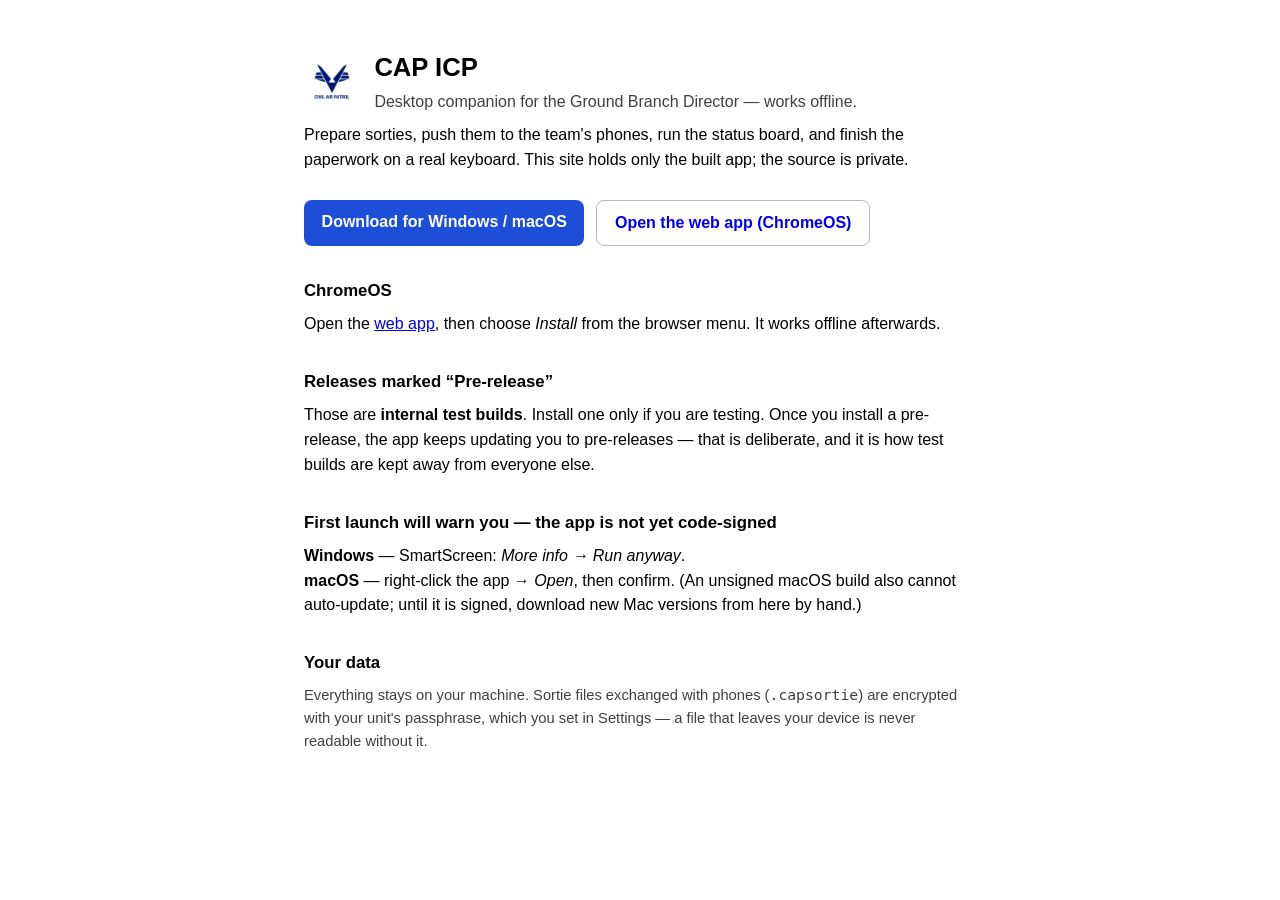
<file: index.html>
<!doctype html>
<html lang="en">
<head>
  <meta charset="utf-8">
  <meta name="viewport" content="width=device-width, initial-scale=1">
  <title>CAP ICP — downloads</title>
  <style>
    :root { color-scheme: light dark; }
    body {
      font: 16px/1.55 -apple-system, BlinkMacSystemFont, "Segoe UI", Roboto, sans-serif;
      max-width: 42rem; margin: 3rem auto; padding: 0 1.25rem;
    }
    header { display: flex; align-items: center; gap: .9rem; }
    header img { width: 56px; height: 56px; border-radius: 12px; }
    h1 { font-size: 1.6rem; margin: 0; }
    .tag { margin: .15rem 0 0; opacity: .75; }
    .actions { display: flex; flex-wrap: wrap; gap: .75rem; margin: 1.75rem 0; }
    .btn {
      display: inline-block; padding: .6rem 1.1rem; border-radius: 8px;
      text-decoration: none; font-weight: 600;
    }
    .primary { background: #1d4ed8; color: #fff; }
    .secondary { border: 1px solid rgba(128,128,128,.55); }
    h2 { font-size: 1.05rem; margin: 2rem 0 .5rem; }
    p { margin: .5rem 0; }
    .muted { opacity: .75; font-size: .92rem; }
  </style>
</head>
<body>
  <header>
    <img src="app/icon.png" alt="" width="56" height="56">
    <div>
      <h1>CAP ICP</h1>
      <p class="tag">Desktop companion for the Ground Branch Director — works offline.</p>
    </div>
  </header>

  <p>Prepare sorties, push them to the team's phones, run the status board, and finish the
  paperwork on a real keyboard. This site holds only the built app; the source is private.</p>

  <div class="actions">
    <a class="btn primary" href="https://github.com/rsf123/capdesk-releases/releases/latest">Download for Windows / macOS</a>
    <a class="btn secondary" href="app/">Open the web app (ChromeOS)</a>
  </div>

  <h2>ChromeOS</h2>
  <p>Open the <a href="app/">web app</a>, then choose <em>Install</em> from the browser menu.
  It works offline afterwards.</p>

  <h2>Releases marked “Pre-release”</h2>
  <p>Those are <strong>internal test builds</strong>. Install one only if you are testing.
  Once you install a pre-release, the app keeps updating you to pre-releases — that is
  deliberate, and it is how test builds are kept away from everyone else.</p>

  <h2>First launch will warn you — the app is not yet code-signed</h2>
  <p><strong>Windows</strong> — SmartScreen: <em>More info → Run anyway</em>.<br>
  <strong>macOS</strong> — right-click the app → <em>Open</em>, then confirm. (An unsigned macOS
  build also cannot auto-update; until it is signed, download new Mac versions from here by hand.)</p>

  <h2>Your data</h2>
  <p class="muted">Everything stays on your machine. Sortie files exchanged with phones
  (<code>.capsortie</code>) are encrypted with your unit's passphrase, which you set in
  Settings — a file that leaves your device is never readable without it.</p>

  <script>
    // The web app used to live at THIS path and registered a service worker scoped to it. That
    // worker still controls this URL on returning visitors and would keep serving them the cached
    // app here forever. Unregister exactly that root-scoped worker; the app's own worker
    // (scoped to app/) is left alone.
    if ('serviceWorker' in navigator) {
      navigator.serviceWorker.getRegistrations().then((regs) => {
        for (const reg of regs) {
          const scope = new URL(reg.scope).pathname;
          if (scope === '/capdesk-releases/') reg.unregister();
        }
      }).catch(() => {});
    }
  </script>
</body>
</html>
</file>
